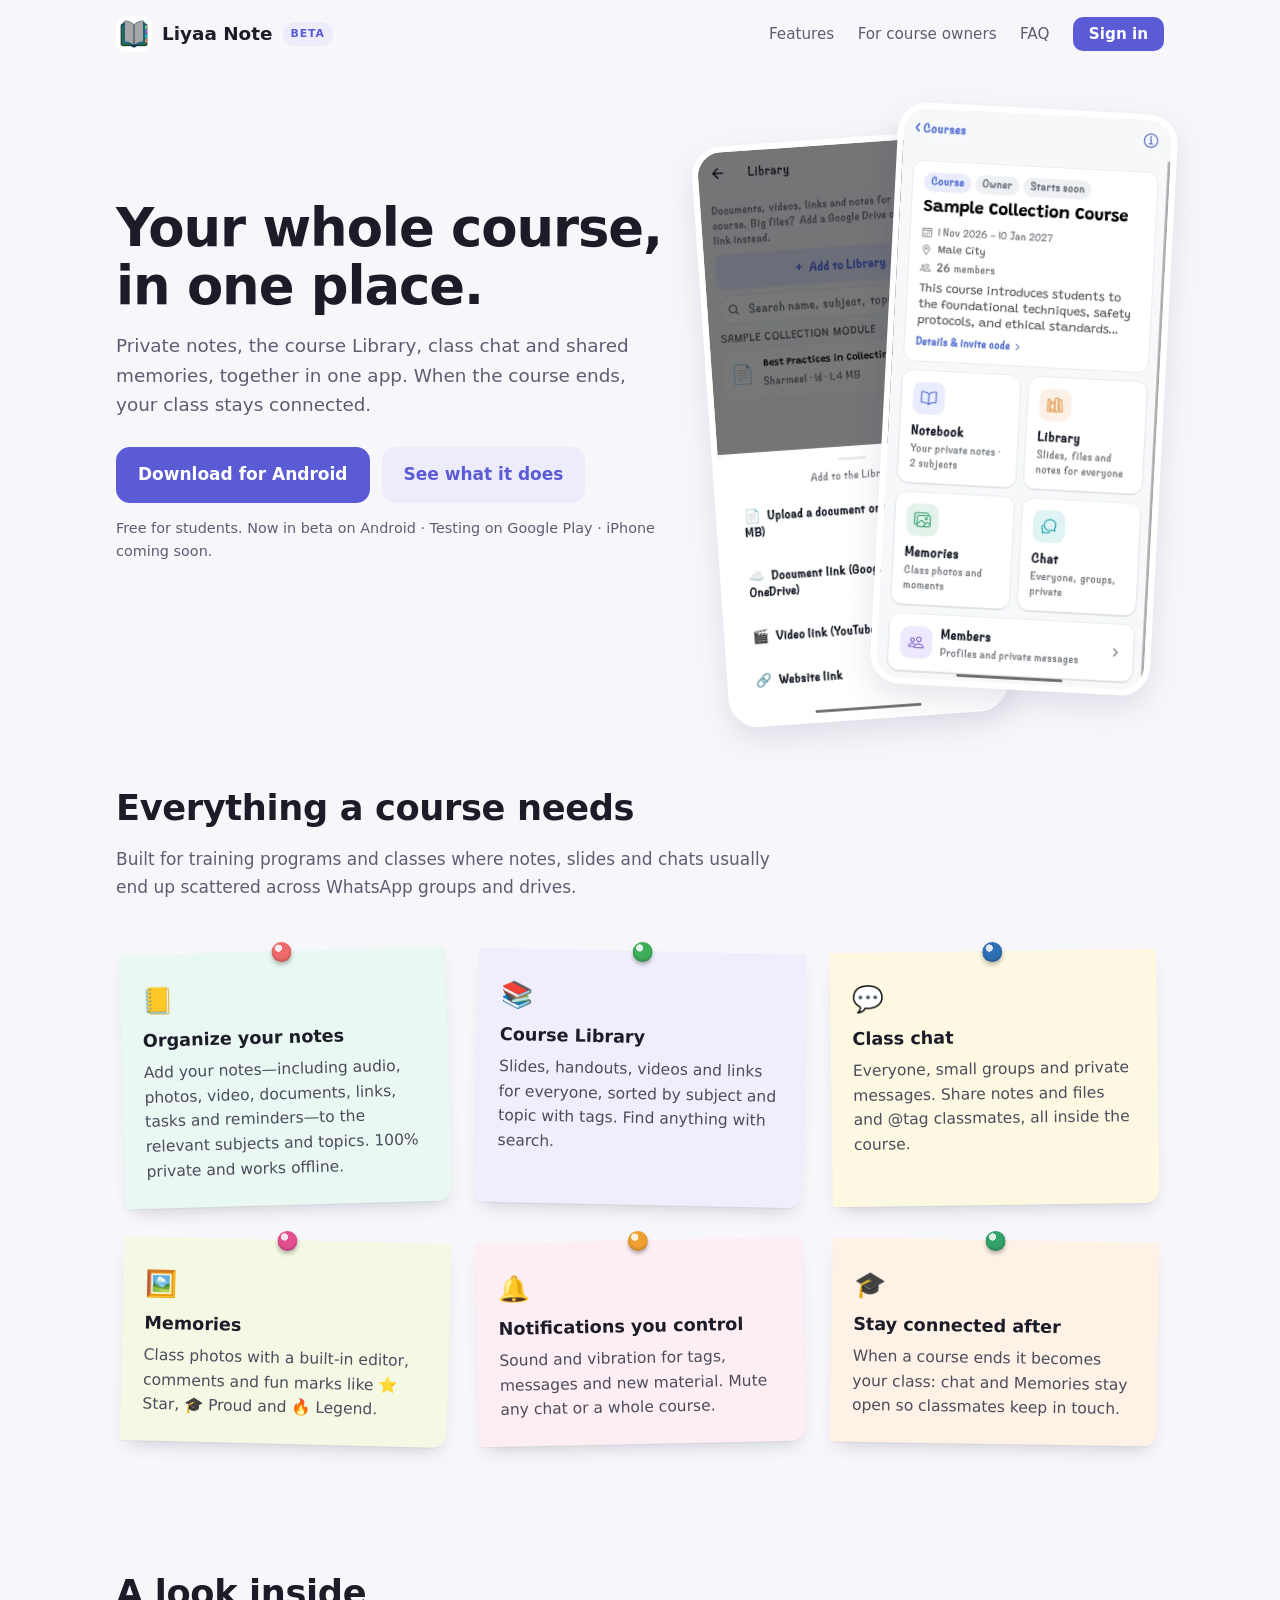
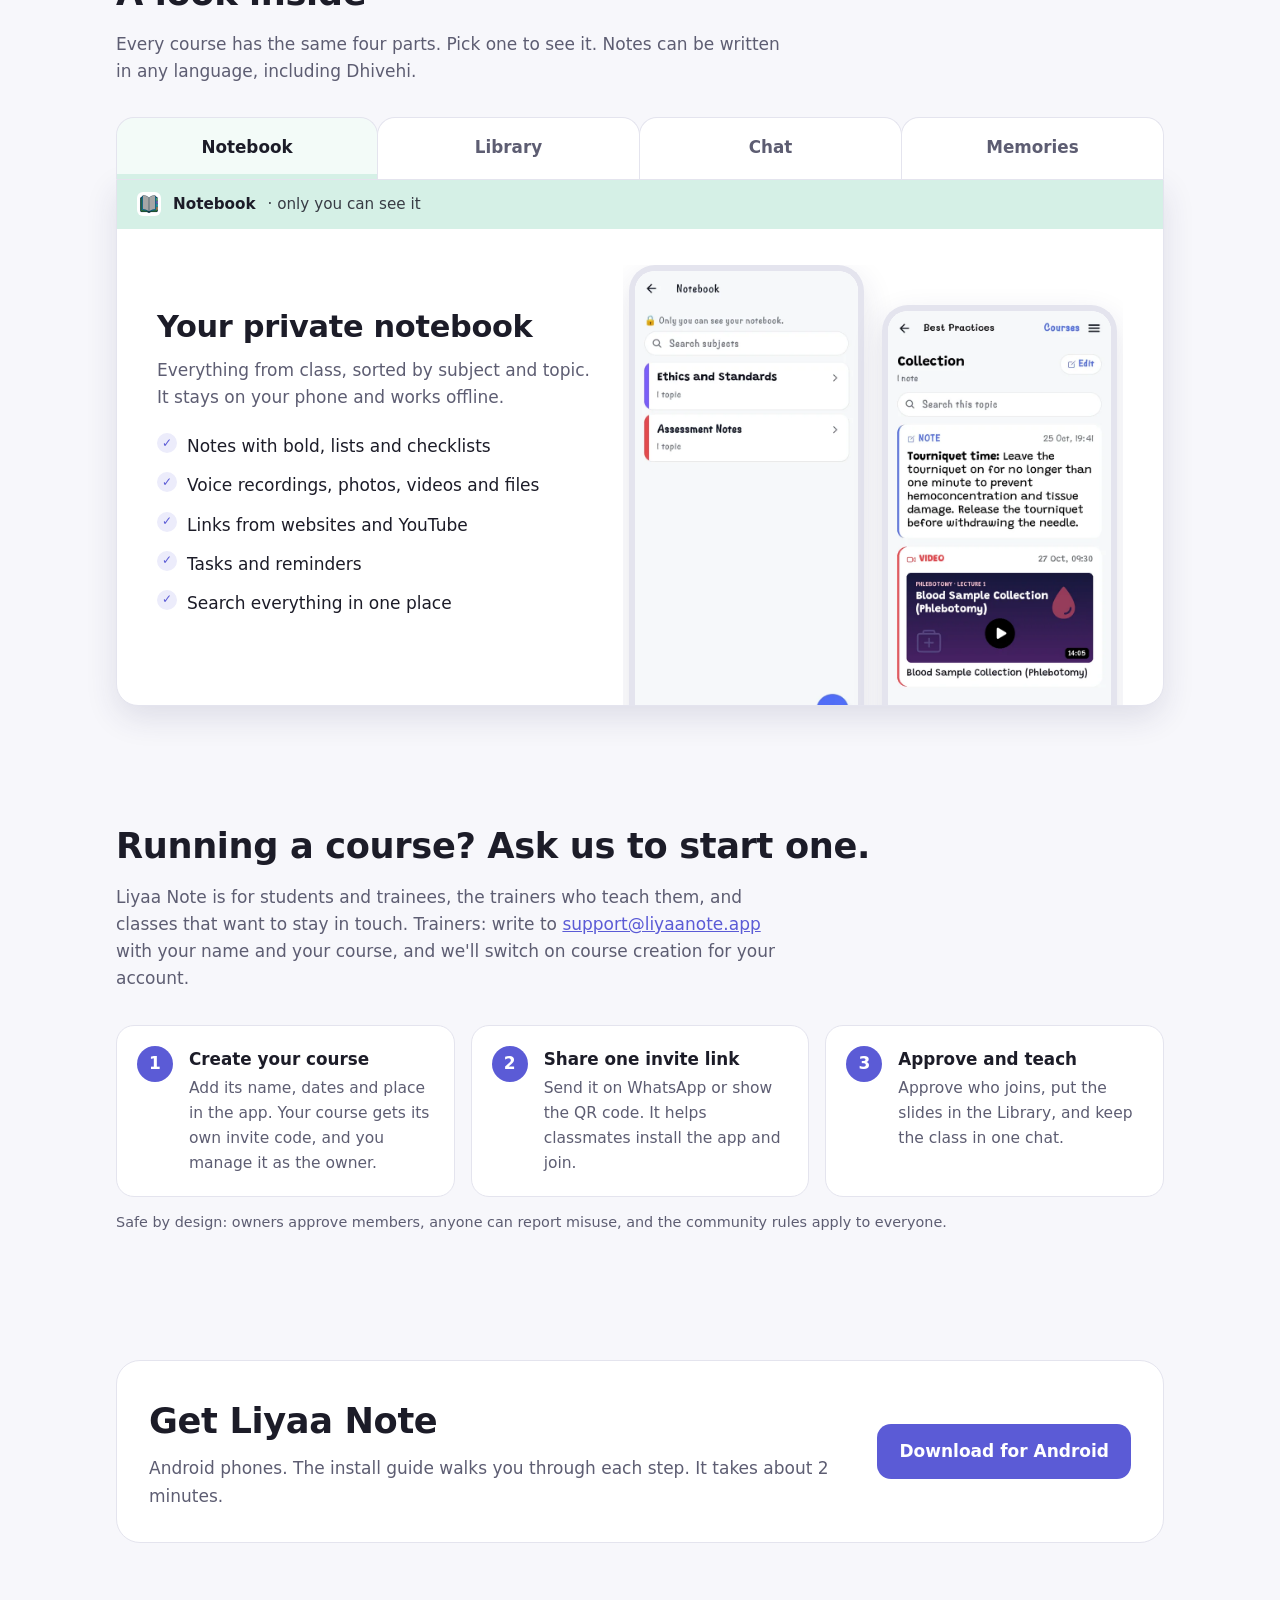
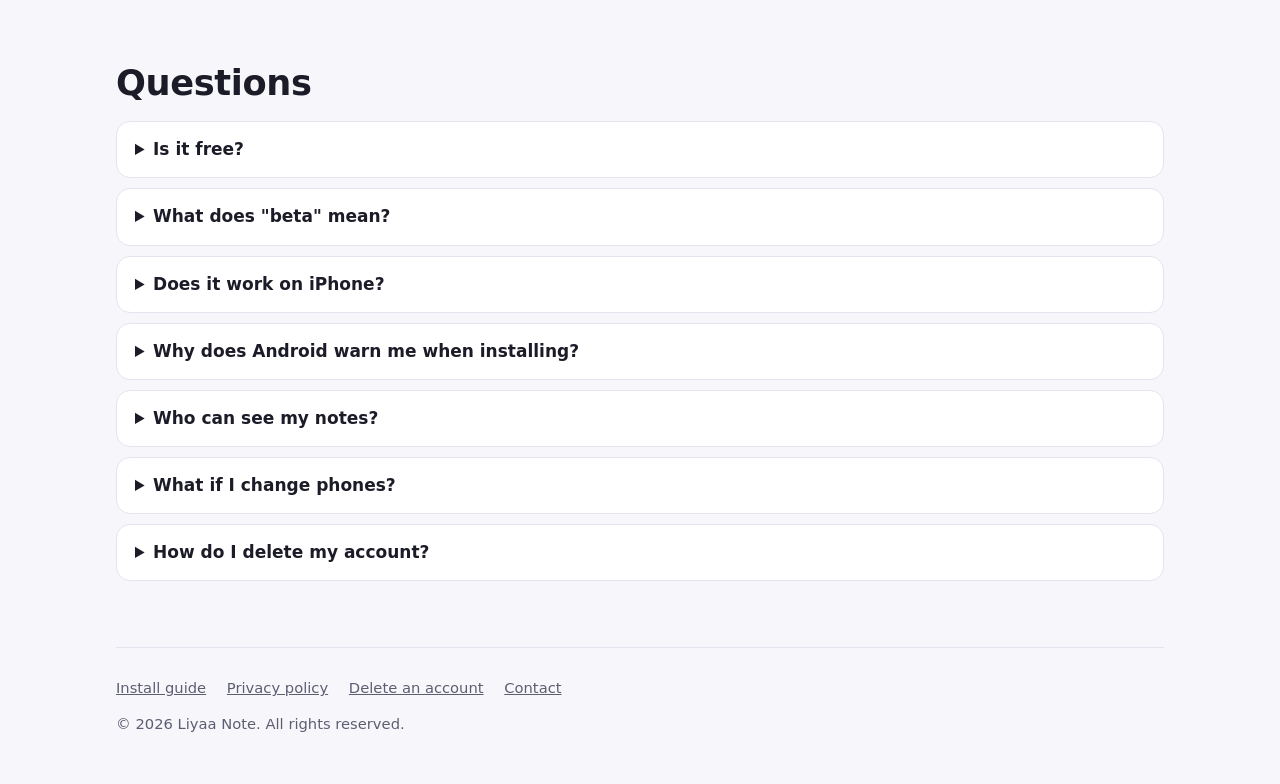
<file: index.html>
<!doctype html>
<html lang="en">
<head>
<meta charset="utf-8">
<meta name="viewport" content="width=device-width, initial-scale=1">
<title>Liyaa Note</title>
<meta name="description" content="Liyaa Note keeps your course notes, shared Library, class chat and memories in one place, and keeps your class together after the course ends.">
<link rel="icon" href="favicon.png">
<meta property="og:title" content="Liyaa Note">
<meta property="og:description" content="Course notes, class chat and shared memories, together in one place.">
<meta property="og:image" content="https://liyaanote.app/img/icon.png">
<style>
  :root {
    --bg: #f7f7fb; --card: #ffffff; --text: #1c1c28; --muted: #5d5d72; --accent: #5b5bd6; --accent-ink: #ffffff;
    --accent-soft: #ececfb; --line: #e4e4ee; --shadow: 0 12px 32px rgba(40, 40, 90, .12);
  }
  @media (prefers-color-scheme: dark) {
    :root { --bg: #121218; --card: #1c1c26; --text: #ececf3; --muted: #a3a3b8; --accent: #8f8ff0; --accent-ink: #121218; --accent-soft: #26264a; --line: #2c2c3a; --shadow: 0 12px 32px rgba(0, 0, 0, .45); }
  }
  * { box-sizing: border-box; }
  html { scroll-behavior: smooth; }
  body { margin: 0; background: var(--bg); color: var(--text); font: 17px/1.6 system-ui, -apple-system, "Segoe UI", Roboto, sans-serif; }
  a { color: var(--accent); }
  .wrap { max-width: 1080px; margin: 0 auto; padding: 0 16px; }
  header.top { display: flex; align-items: center; justify-content: space-between; padding: 16px 0; }
  .brand { display: flex; align-items: center; gap: 10px; font-weight: 800; font-size: 1.15rem; color: var(--text); text-decoration: none; }
  .brand img { width: 36px; height: 36px; border-radius: 9px; }
  .beta { font-size: .68rem; font-weight: 800; letter-spacing: .08em; text-transform: uppercase; color: var(--accent); background: var(--accent-soft); padding: 3px 8px; border-radius: 999px; }
  nav a { color: var(--muted); text-decoration: none; margin-left: 18px; font-size: .95rem; }
  nav a:hover { color: var(--text); }
  nav a.signin { color: var(--accent-ink); background: var(--accent); font-weight: 700; padding: 8px 16px; border-radius: 10px; }
  nav a.signin:hover { color: var(--accent-ink); opacity: .9; }
  @media (max-width: 640px) { nav .hide-sm { display: none; } }

  .hero { display: grid; grid-template-columns: 1.1fr .9fr; gap: 40px; align-items: center; padding: 40px 0 56px; }
  .hero h1 { font-size: clamp(2.1rem, 5vw, 3.3rem); line-height: 1.1; margin: 0 0 16px; letter-spacing: -.02em; }
  .hero p.lead { font-size: 1.15rem; color: var(--muted); margin: 0 0 28px; max-width: 34em; }
  .ctas { display: flex; flex-wrap: wrap; gap: 12px; }
  .btn { display: inline-block; text-decoration: none; font-weight: 700; padding: 14px 22px; border-radius: 14px; }
  .btn.primary { background: var(--accent); color: var(--accent-ink); }
  .btn.ghost { background: var(--accent-soft); color: var(--accent); }
  .small { font-size: .9rem; color: var(--muted); margin-top: 14px; }
  .phone { width: 100%; max-width: 280px; border-radius: 30px; box-shadow: var(--shadow); border: 6px solid var(--card); display: block; background: var(--card); }
  .hero .phones { position: relative; height: 560px; }
  .hero .phones img { position: absolute; }
  .hero .phones img:first-child { left: 0; top: 30px; transform: rotate(-4deg); }
  .hero .phones img:last-child { right: 0; top: 0; transform: rotate(3deg); }
  @media (max-width: 860px) {
    .hero { grid-template-columns: 1fr; padding-top: 16px; }
    .hero .phones { height: auto; display: flex; gap: 12px; justify-content: center; }
    .hero .phones img { position: static; transform: none !important; width: 46%; max-width: 230px; }
  }

  section { padding: 56px 0; }
  section h2 { font-size: clamp(1.6rem, 3.5vw, 2.2rem); margin: 0 0 10px; letter-spacing: -.01em; }
  section .sub { color: var(--muted); margin: 0 0 32px; max-width: 40em; }

  /* Features as sticky notes pinned to the page: very light paper, a slight tilt, a pushpin on top. */
  .features { display: grid; grid-template-columns: repeat(3, 1fr); gap: 36px 28px; padding: 18px 6px 8px; }
  @media (max-width: 860px) { .features { grid-template-columns: repeat(2, 1fr); } }
  @media (max-width: 560px) { .features { grid-template-columns: 1fr; gap: 30px; padding: 14px 10px 4px; } }
  .feature { --paper: #eefaf6; --pin: #ef6b6b; position: relative; background: var(--paper); color: #2a2a33; padding: 34px 22px 24px; border-radius: 2px 2px 14px 2px;
    box-shadow: 0 1px 1px rgba(0, 0, 0, .04), 0 10px 18px -8px rgba(40, 40, 70, .22); transform: rotate(var(--tilt, 0deg)); transition: transform .3s cubic-bezier(.22, 1, .36, 1), box-shadow .3s; }
  .feature:hover { transform: rotate(0deg) translateY(-4px); box-shadow: 0 1px 1px rgba(0, 0, 0, .04), 0 18px 26px -10px rgba(40, 40, 70, .28); }
  /* The pin: a round head with a highlight, and a little shadow where it meets the paper. */
  .feature::before { content: ""; position: absolute; top: -9px; left: 50%; width: 20px; height: 20px; margin-left: -10px; border-radius: 50%;
    background: radial-gradient(circle at 35% 30%, rgba(255, 255, 255, .85) 0 18%, transparent 20%), var(--pin);
    box-shadow: 0 3px 4px rgba(0, 0, 0, .25), inset 0 -2px 3px rgba(0, 0, 0, .18); z-index: 1; }
  .feature::after { content: ""; position: absolute; top: 6px; left: 50%; width: 10px; height: 4px; margin-left: -3px; border-radius: 50%; background: rgba(0, 0, 0, .12); filter: blur(1px); }
  .feature:nth-child(1) { --paper: #eaf8f3; --pin: #ef6b6b; --tilt: -1.6deg; }
  .feature:nth-child(2) { --paper: #efeefc; --pin: #3fae5a; --tilt: 1.2deg; }
  .feature:nth-child(3) { --paper: #fdf8e1; --pin: #2f6fb5; --tilt: -0.8deg; }
  .feature:nth-child(4) { --paper: #f3f9e4; --pin: #e2508f; --tilt: 1.4deg; }
  .feature:nth-child(5) { --paper: #fdeef3; --pin: #f0a030; --tilt: -1.2deg; }
  .feature:nth-child(6) { --paper: #fef1e6; --pin: #33a36b; --tilt: 0.9deg; }
  .feature .ico { font-size: 1.6rem; line-height: 1; margin-bottom: 12px; }
  .feature h3 { margin: 0 0 6px; font-size: 1.1rem; color: #1c1c28; }
  .feature p { margin: 0; color: #4c4c5c; font-size: .97rem; }
  @media (prefers-reduced-motion: reduce) { .feature, .feature:hover { transition: none; } }

  /* A look inside: tabs over one panel per part of the app. */
  .tabs { display: grid; grid-template-columns: repeat(4, 1fr); gap: 0; }
  .tab { position: relative; font: inherit; font-weight: 700; font-size: 1.05rem; color: var(--muted); background: var(--card); border: 1px solid var(--line); border-bottom: 0;
    border-radius: 18px 18px 0 0; padding: 16px 10px 18px; cursor: pointer; transition: background .2s, color .2s; }
  .tab + .tab { margin-left: -1px; }
  .tab:hover { color: var(--text); }
  /* Each tab takes one of the sticky-note colours: very light paper for the tab, a little deeper for its underline and strip. */
  .tab, .panel { --paper: #f3fbf8; --tone: #d5f0e6; }
  .tab:nth-child(2), #panel-library { --paper: #f5f4fd; --tone: #e2e0f8; }
  .tab:nth-child(3), #panel-chat { --paper: #fefbec; --tone: #f6ebbe; }
  .tab:nth-child(4), #panel-memories { --paper: #fef5f8; --tone: #f8dce6; }
  .tab[aria-selected="true"] { background: var(--paper); color: #1c1c28; }
  .tab[aria-selected="true"]::after { content: ""; position: absolute; left: 0; right: 0; bottom: 0; height: 5px; background: var(--tone); }
  .tab:focus-visible { outline: 3px solid var(--accent); outline-offset: -3px; }
  .panel { background: var(--card); border: 1px solid var(--line); border-radius: 0 0 22px 22px; box-shadow: var(--shadow); overflow: hidden; }
  .panel[hidden] { display: none; }
  .panel .bar { display: flex; align-items: center; gap: 12px; background: var(--tone); color: #1c1c28; padding: 12px 20px; font-size: .95rem; font-weight: 600; }
  .panel .bar img { width: 24px; height: 24px; border-radius: 6px; }
  .panel .bar span { opacity: .85; font-weight: 500; }
  .panel .body { display: grid; grid-template-columns: 1fr 1.15fr; gap: 32px; align-items: center; padding: 36px 40px 0; }
  .panel h3 { font-size: clamp(1.4rem, 2.6vw, 1.9rem); line-height: 1.15; margin: 0 0 12px; letter-spacing: -.01em; }
  .panel p { color: var(--muted); margin: 0 0 16px; }
  .panel ul { margin: 0 0 36px; padding: 0; list-style: none; }
  .panel li { padding: 6px 0 6px 30px; position: relative; }
  .panel li::before { content: "✓"; position: absolute; left: 0; top: 6px; width: 20px; height: 20px; border-radius: 50%; background: var(--accent-soft); color: var(--accent); font-size: .75rem; font-weight: 800; display: grid; place-items: center; }
  .panel .shots { display: flex; justify-content: center; gap: 18px; align-self: end; height: 440px; overflow: hidden; }
  .panel .shots img { width: 235px; height: auto; align-self: flex-start; border-radius: 26px 26px 0 0; border: 6px solid var(--line); border-bottom: 0; box-shadow: var(--shadow); }
  .panel .shots img:nth-child(2) { margin-top: 40px; }
  @media (prefers-reduced-motion: no-preference) {
    .panel:not([hidden]) .shots img { animation: rise .5s cubic-bezier(.22, 1, .36, 1) both; }
    .panel:not([hidden]) .shots img:nth-child(2) { animation-delay: .08s; }
    @keyframes rise { from { opacity: 0; transform: translateY(24px); } to { opacity: 1; transform: none; } }
  }
  @media (max-width: 760px) {
    .tab { font-size: .9rem; padding: 12px 4px 14px; border-radius: 14px 14px 0 0; }
    .panel .body { grid-template-columns: 1fr; padding: 24px 20px 0; gap: 8px; }
    .panel ul { margin-bottom: 20px; }
    .panel .shots { height: 320px; }
    .panel .shots img { width: 46%; max-width: 200px; }
    .panel .shots img:nth-child(2) { margin-top: 28px; }
  }

  .steps { display: grid; grid-template-columns: repeat(3, 1fr); gap: 16px; counter-reset: s; }
  @media (max-width: 760px) { .steps { grid-template-columns: 1fr; } }
  .step { background: var(--card); border: 1px solid var(--line); border-radius: 18px; padding: 20px 20px 20px 72px; position: relative; counter-increment: s; }
  .step::before { content: counter(s); position: absolute; left: 20px; top: 20px; width: 36px; height: 36px; border-radius: 50%; background: var(--accent); color: var(--accent-ink); font-weight: 800; display: grid; place-items: center; }
  .step h3 { margin: 0 0 4px; font-size: 1.05rem; }
  .step p { margin: 0; color: var(--muted); font-size: .97rem; }

  .band { background: var(--card); border: 1px solid var(--line); border-radius: 24px; padding: 32px; display: grid; grid-template-columns: 1fr auto; gap: 24px; align-items: center; }
  @media (max-width: 760px) { .band { grid-template-columns: 1fr; padding: 24px; } }
  .band h2 { margin: 0 0 6px; }
  .band p { margin: 0; color: var(--muted); }

  details { background: var(--card); border: 1px solid var(--line); border-radius: 14px; padding: 14px 18px; margin: 10px 0; }
  summary { cursor: pointer; font-weight: 700; }
  details p { color: var(--muted); margin: 8px 0 0; }

  footer { border-top: 1px solid var(--line); padding: 28px 0 48px; color: var(--muted); font-size: .92rem; }
  footer a { color: var(--muted); margin-right: 16px; }
</style>
</head>
<body>
<div class="wrap">
  <header class="top">
    <a class="brand" href="./"><img src="img/icon.png" alt="">Liyaa Note <span class="beta">Beta</span></a>
    <nav>
      <a class="hide-sm" href="#features">Features</a>
      <a class="hide-sm" href="#owners">For course owners</a>
      <a href="#faq">FAQ</a>
      <a class="signin" href="app/">Sign in</a>
    </nav>
  </header>

  <div class="hero">
    <div>
      <h1>Your whole course, in one place.</h1>
      <p class="lead">Private notes, the course Library, class chat and shared memories, together in one app. When the course ends, your class stays connected.</p>
      <div class="ctas">
        <a class="btn primary" href="join.html#install">Download for Android</a>
        <a class="btn ghost" href="#features">See what it does</a>
      </div>
      <p class="small">Free for students. Now in beta on Android · Testing on Google Play · iPhone coming soon.</p>
    </div>
    <div class="phones">
      <img class="phone" src="img/library.webp?v=2" alt="Adding a document, Drive link, video or website to the course Library" width="270" loading="eager">
      <img class="phone" src="img/course.webp?v=2" alt="A course page with Notebook, Library, Memories, Chat and Members" width="270" loading="eager">
    </div>
  </div>
</div>

<section id="features">
  <div class="wrap">
    <h2>Everything a course needs</h2>
    <p class="sub">Built for training programs and classes where notes, slides and chats usually end up scattered across WhatsApp groups and drives.</p>
    <div class="features">
      <div class="feature"><div class="ico">📒</div><h3>Organize your notes</h3><p>Add your notes—including audio, photos, video, documents, links, tasks and reminders—to the relevant subjects and topics. 100% private and works offline.</p></div>
      <div class="feature"><div class="ico">📚</div><h3>Course Library</h3><p>Slides, handouts, videos and links for everyone, sorted by subject and topic with tags. Find anything with search.</p></div>
      <div class="feature"><div class="ico">💬</div><h3>Class chat</h3><p>Everyone, small groups and private messages. Share notes and files and @tag classmates, all inside the course.</p></div>
      <div class="feature"><div class="ico">🖼️</div><h3>Memories</h3><p>Class photos with a built-in editor, comments and fun marks like ⭐ Star, 🎓 Proud and 🔥 Legend.</p></div>
      <div class="feature"><div class="ico">🔔</div><h3>Notifications you control</h3><p>Sound and vibration for tags, messages and new material. Mute any chat or a whole course.</p></div>
      <div class="feature"><div class="ico">🎓</div><h3>Stay connected after</h3><p>When a course ends it becomes your class: chat and Memories stay open so classmates keep in touch.</p></div>
    </div>
  </div>
</section>

<section>
  <div class="wrap">
    <h2>A look inside</h2>
    <p class="sub">Every course has the same four parts. Pick one to see it. Notes can be written in any language, including Dhivehi.</p>
    <div class="tabs" role="tablist" aria-label="Parts of a course">
      <button class="tab" role="tab" id="tab-notebook" aria-controls="panel-notebook" aria-selected="true">Notebook</button>
      <button class="tab" role="tab" id="tab-library" aria-controls="panel-library" aria-selected="false" tabindex="-1">Library</button>
      <button class="tab" role="tab" id="tab-chat" aria-controls="panel-chat" aria-selected="false" tabindex="-1">Chat</button>
      <button class="tab" role="tab" id="tab-memories" aria-controls="panel-memories" aria-selected="false" tabindex="-1">Memories</button>
    </div>
    <div class="panel" role="tabpanel" id="panel-notebook" aria-labelledby="tab-notebook">
      <div class="bar"><img src="img/icon.png" alt="">Notebook <span>· only you can see it</span></div>
      <div class="body">
        <div>
          <h3>Your private notebook</h3>
          <p>Everything from class, sorted by subject and topic. It stays on your phone and works offline.</p>
          <ul><li>Notes with bold, lists and checklists</li><li>Voice recordings, photos, videos and files</li><li>Links from websites and YouTube</li><li>Tasks and reminders</li><li>Search everything in one place</li></ul>
        </div>
        <div class="shots"><img src="img/notebook.webp?v=2" alt="The notebook, sorted by subject" loading="lazy"><img src="img/note.webp?v=2" alt="A topic with a note and a lecture video" loading="lazy"></div>
      </div>
    </div>
    <div class="panel" role="tabpanel" id="panel-library" aria-labelledby="tab-library" hidden>
      <div class="bar"><img src="img/icon.png" alt="">Library <span>· shared with the whole course</span></div>
      <div class="body">
        <div>
          <h3>The course Library</h3>
          <p>Slides, handouts and links for everyone in the course, so nothing gets lost in a chat.</p>
          <ul><li>Upload documents and files</li><li>Add video and website links</li><li>Link big files from Google Drive or OneDrive</li><li>Sorted by subject and topic, with tags</li><li>A notification when new material arrives</li></ul>
        </div>
        <div class="shots"><img src="img/library.webp?v=2" alt="Adding a document, link or video to the Library" loading="lazy"><img src="img/course.webp?v=2" alt="The course page" loading="lazy"></div>
      </div>
    </div>
    <div class="panel" role="tabpanel" id="panel-chat" aria-labelledby="tab-chat" hidden>
      <div class="bar"><img src="img/icon.png" alt="">Chat <span>· everyone, groups and private</span></div>
      <div class="body">
        <div>
          <h3>Class chat</h3>
          <p>Talk to the whole class, a small group or one classmate, without leaving the course.</p>
          <ul><li>A chat for everyone in the course</li><li>Groups and private messages</li><li>Share a note or file from your notebook</li><li>@tag a classmate</li><li>Mute any chat, and choose what rings</li></ul>
        </div>
        <div class="shots"><img src="img/chat.webp?v=2" alt="The course chat with a group and a private message" loading="lazy"><img src="img/courses.webp?v=2" alt="All your courses" loading="lazy"></div>
      </div>
    </div>
    <div class="panel" role="tabpanel" id="panel-memories" aria-labelledby="tab-memories" hidden>
      <div class="bar"><img src="img/icon.png" alt="">Memories <span>· they stay after the course</span></div>
      <div class="body">
        <div>
          <h3>Class Memories</h3>
          <p>Share class photos and keep them. When the course ends, chat and Memories stay open.</p>
          <ul><li>A built-in photo editor: crop, filters, adjust</li><li>Comments and @tags</li><li>Marks like ⭐ Star, 10/10 and ❤️ Heart</li><li>Class moments: Memorable, 🎓 Proud, 🙌 Teamwork, 💡 Inspiring, 🔥 Legend</li><li>The course becomes your class of the year</li></ul>
        </div>
        <div class="shots"><img src="img/memories.webp?v=2" alt="A class photo in Memories of Liyaa Note open on a laptop, with a 10/10 mark" loading="lazy"><img src="img/marks.webp?v=1" alt="Giving a mark: Star, 10/10, Heart, Memorable, Proud, Teamwork, Inspiring, Legend" loading="lazy"></div>
      </div>
    </div>
  </div>
</section>

<section id="owners">
  <div class="wrap">
    <h2>Running a course? Ask us to start one.</h2>
    <p class="sub">Liyaa Note is for students and trainees, the trainers who teach them, and classes that want to stay in touch. Trainers: write to <a href="mailto:support@liyaanote.app?subject=Start%20a%20course%20on%20Liyaa%20Note">support@liyaanote.app</a> with your name and your course, and we'll switch on course creation for your account.</p>
    <div class="steps">
      <div class="step"><h3>Create your course</h3><p>Add its name, dates and place in the app. Your course gets its own invite code, and you manage it as the owner.</p></div>
      <div class="step"><h3>Share one invite link</h3><p>Send it on WhatsApp or show the QR code. It helps classmates install the app and join.</p></div>
      <div class="step"><h3>Approve and teach</h3><p>Approve who joins, put the slides in the Library, and keep the class in one chat.</p></div>
    </div>
    <p class="small">Safe by design: owners approve members, anyone can report misuse, and the community rules apply to everyone.</p>
  </div>
</section>

<section>
  <div class="wrap">
    <div class="band">
      <div>
        <h2>Get Liyaa Note</h2>
        <p>Android phones. The install guide walks you through each step. It takes about 2 minutes.</p>
      </div>
      <a class="btn primary" href="join.html#install">Download for Android</a>
    </div>
  </div>
</section>

<section id="faq">
  <div class="wrap">
    <h2>Questions</h2>
    <details><summary>Is it free?</summary><p>For students, yes: joining a course and your notebook are free. Trainers who want to run a course can write to <a href="mailto:support@liyaanote.app">support@liyaanote.app</a>.</p></details>
    <details><summary>What does "beta" mean?</summary><p>Liyaa Note is in its test phase with its first courses. Everything works, and we're improving it from your feedback. Tell us what you think at <a href="mailto:support@liyaanote.app">support@liyaanote.app</a>.</p></details>
    <details><summary>Does it work on iPhone?</summary><p>Not yet. An iPhone version is on its way, through Apple's TestFlight first. For now, Liyaa Note is on Android.</p></details>
    <details><summary>Why does Android warn me when installing?</summary><p>Liyaa Note is being tested on Google Play and isn't open to everyone there yet, so for now you install it from this website, and Android asks you to allow the install. The <a href="join.html#install">install guide</a> shows exactly what to tap. Once it's on Google Play this step goes away.</p></details>
    <details><summary>Who can see my notes?</summary><p>Only you. Your notebook stays on your phone, with an optional private backup. What you share in a course is seen only by that course's members. See the <a href="privacy.html">privacy policy</a>.</p></details>
    <details><summary>What if I change phones?</summary><p>Sign in on the new phone: your courses, chats and Memories are there, and your notes come back from your backup. Recordings and files can be moved with a backup file saved to your own Google Drive or OneDrive.</p></details>
    <details><summary>How do I delete my account?</summary><p>In the app: Profile &amp; Settings → Delete my account. Or see <a href="delete-account.html">how to delete your account</a>.</p></details>
  </div>
</section>

<div class="wrap">
  <footer>
    <a href="join.html#install">Install guide</a>
    <a href="privacy.html">Privacy policy</a>
    <a href="delete-account.html">Delete an account</a>
    <a href="mailto:support@liyaanote.app">Contact</a>
    <div style="margin-top:12px">© 2026 Liyaa Note. All rights reserved.</div>
  </footer>
</div>
<script>
// A look inside: one panel at a time; arrow keys move between tabs.
(function () {
  var tabs = [].slice.call(document.querySelectorAll('.tab'));
  function select(tab, focus) {
    tabs.forEach(function (t) {
      var on = t === tab;
      t.setAttribute('aria-selected', String(on));
      t.tabIndex = on ? 0 : -1;
      document.getElementById(t.getAttribute('aria-controls')).hidden = !on;
    });
    if (focus) tab.focus();
  }
  tabs.forEach(function (t, i) {
    t.addEventListener('click', function () { select(t); });
    t.addEventListener('keydown', function (e) {
      var n = e.key === 'ArrowRight' ? i + 1 : e.key === 'ArrowLeft' ? i - 1 : e.key === 'Home' ? 0 : e.key === 'End' ? tabs.length - 1 : null;
      if (n === null) return;
      e.preventDefault();
      select(tabs[(n + tabs.length) % tabs.length], true);
    });
  });
})();
</script>
</body>
</html>
</file>
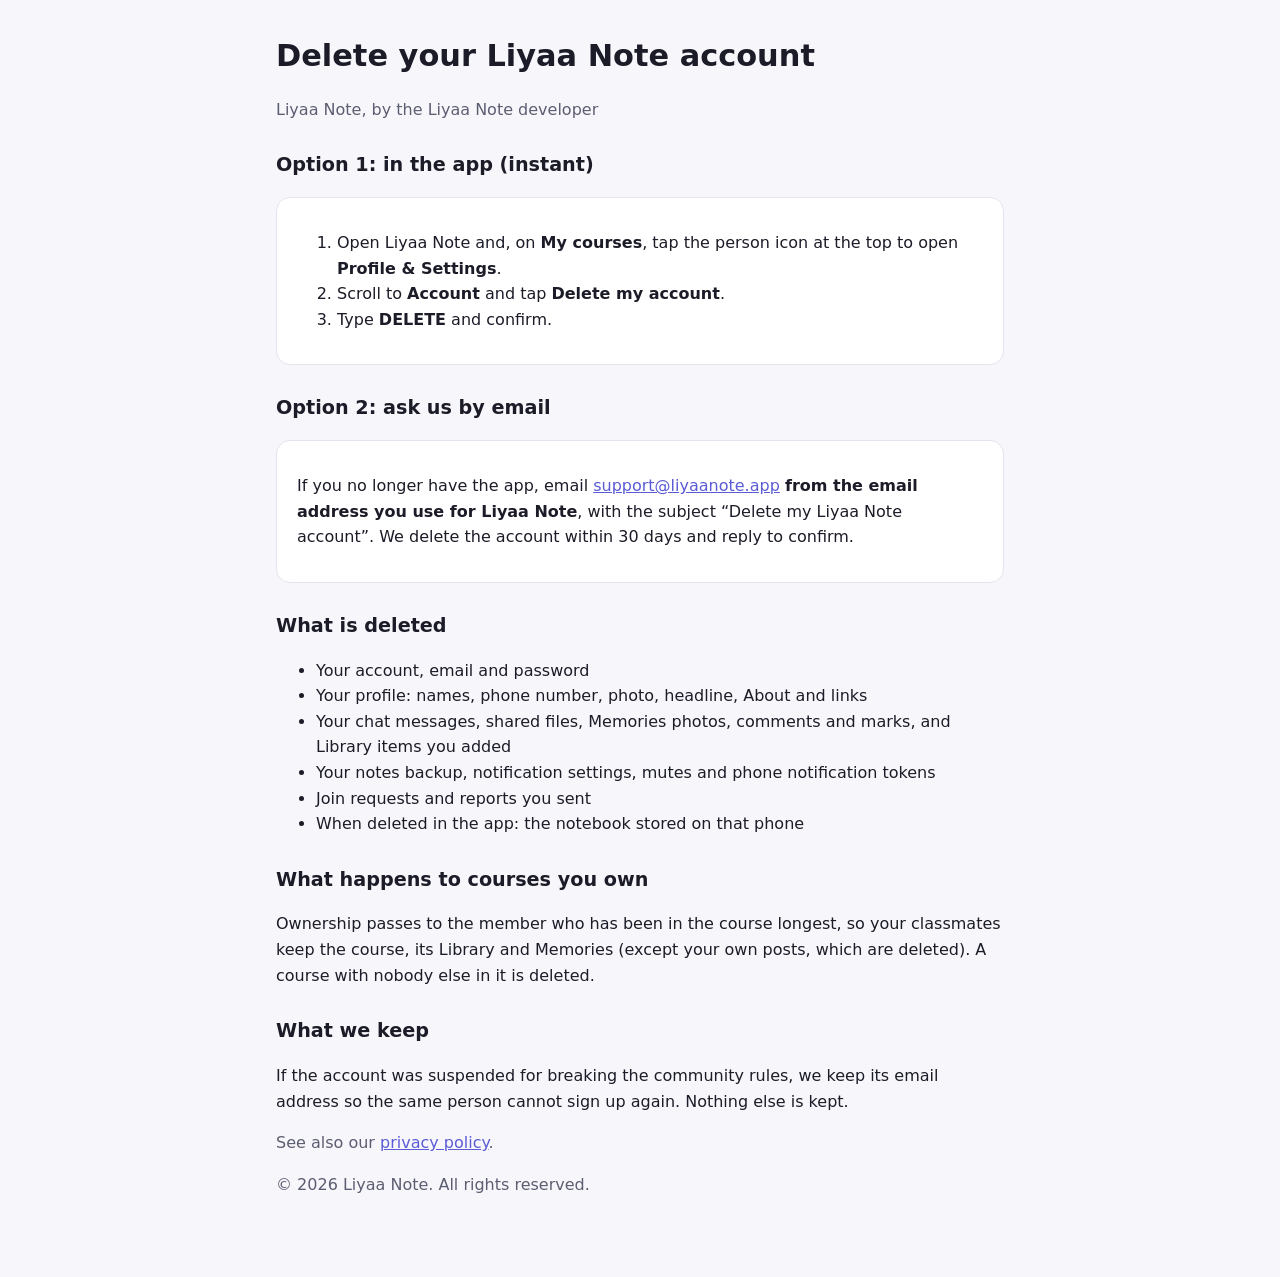
<file: delete-account.html>
<!doctype html>
<html lang="en">
<head>
<meta charset="utf-8">
<meta name="viewport" content="width=device-width, initial-scale=1">
<title>Delete Your Liyaa Note Account</title>
<style>
  :root { --bg: #f7f7fb; --card: #ffffff; --text: #1c1c28; --muted: #5d5d72; --accent: #5b5bd6; --line: #e4e4ee; }
  @media (prefers-color-scheme: dark) { :root { --bg: #121218; --card: #1c1c26; --text: #ececf3; --muted: #a3a3b8; --accent: #8f8ff0; --line: #2c2c3a; } }
  * { box-sizing: border-box; }
  body { margin: 0; background: var(--bg); color: var(--text); font: 16px/1.6 system-ui, -apple-system, "Segoe UI", Roboto, sans-serif; }
  main { max-width: 760px; margin: 0 auto; padding: 32px 16px 64px; }
  h1 { font-size: 1.9rem; margin: 0 0 4px; }
  h2 { font-size: 1.2rem; margin: 28px 0 8px; }
  .muted { color: var(--muted); }
  .card { background: var(--card); border: 1px solid var(--line); border-radius: 14px; padding: 16px 20px; margin: 16px 0; }
  a { color: var(--accent); }
</style>
</head>
<body>
<main>
  <h1>Delete your Liyaa Note account</h1>
  <p class="muted">Liyaa Note, by the Liyaa Note developer</p>

  <h2>Option 1: in the app (instant)</h2>
  <div class="card">
    <ol>
      <li>Open Liyaa Note and, on <strong>My courses</strong>, tap the person icon at the top to open <strong>Profile &amp; Settings</strong>.</li>
      <li>Scroll to <strong>Account</strong> and tap <strong>Delete my account</strong>.</li>
      <li>Type <strong>DELETE</strong> and confirm.</li>
    </ol>
  </div>

  <h2>Option 2: ask us by email</h2>
  <div class="card">
    <p>If you no longer have the app, email <a href="mailto:support@liyaanote.app?subject=Delete%20my%20Liyaa%20Note%20account">support@liyaanote.app</a>
    <strong>from the email address you use for Liyaa Note</strong>, with the subject “Delete my Liyaa Note account”.
    We delete the account within 30 days and reply to confirm.</p>
  </div>

  <h2>What is deleted</h2>
  <ul>
    <li>Your account, email and password</li>
    <li>Your profile: names, phone number, photo, headline, About and links</li>
    <li>Your chat messages, shared files, Memories photos, comments and marks, and Library items you added</li>
    <li>Your notes backup, notification settings, mutes and phone notification tokens</li>
    <li>Join requests and reports you sent</li>
    <li>When deleted in the app: the notebook stored on that phone</li>
  </ul>

  <h2>What happens to courses you own</h2>
  <p>Ownership passes to the member who has been in the course longest, so your classmates keep the course, its Library and
  Memories (except your own posts, which are deleted). A course with nobody else in it is deleted.</p>

  <h2>What we keep</h2>
  <p>If the account was suspended for breaking the community rules, we keep its email address so the same person cannot
  sign up again. Nothing else is kept.</p>

  <p class="muted">See also our <a href="privacy.html">privacy policy</a>.</p>
  <p class="muted">© 2026 Liyaa Note. All rights reserved.</p>
</main>
</body>
</html>
</file>
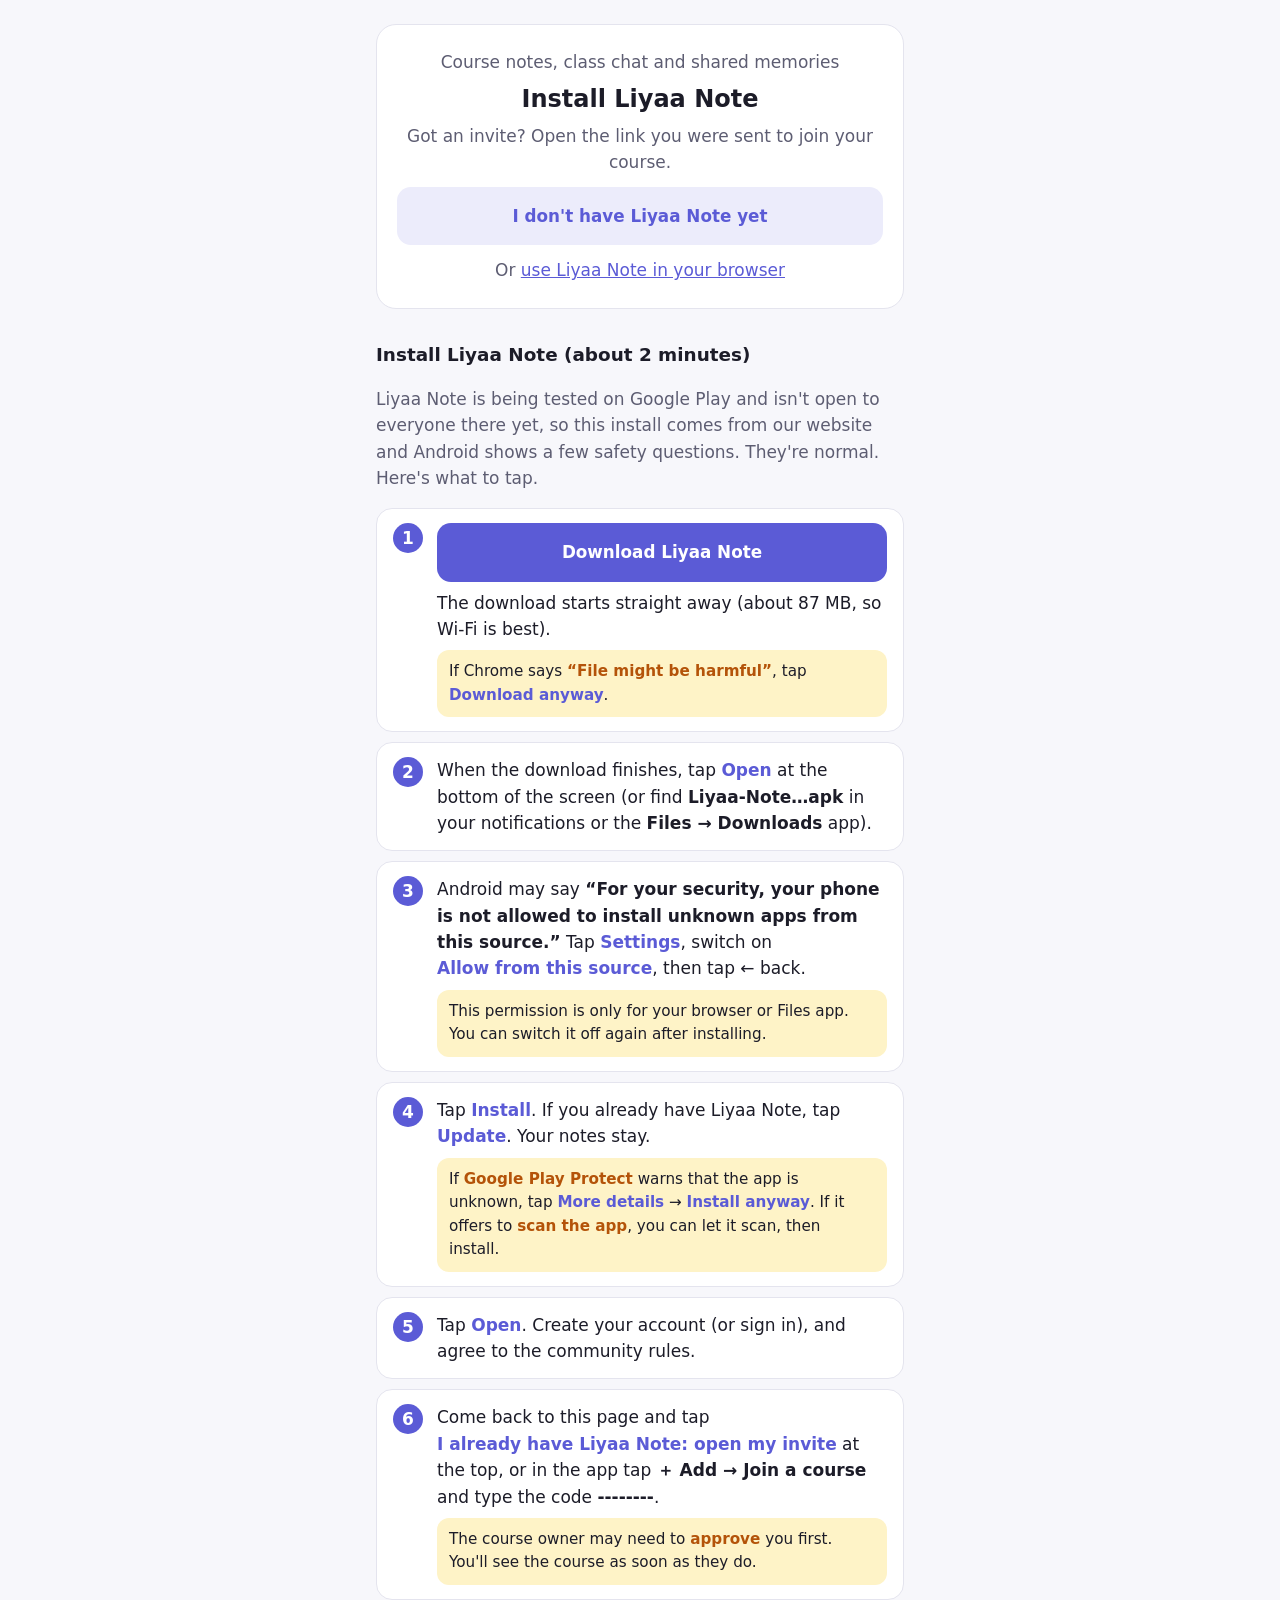
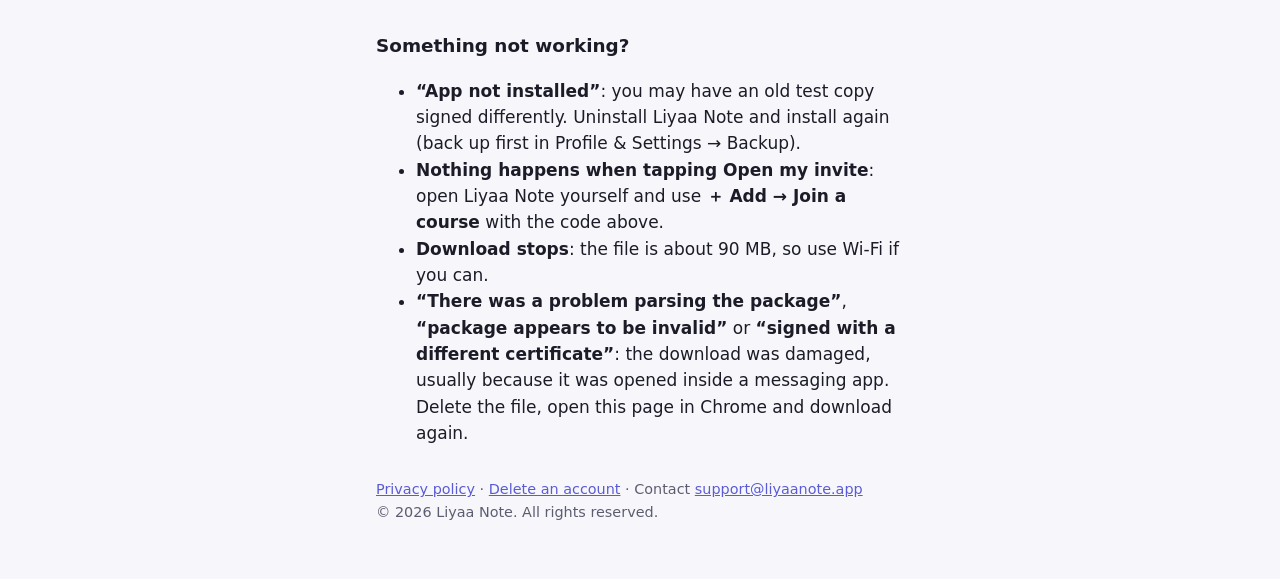
<file: join.html>
<!doctype html>
<html lang="en">
<head>
<meta charset="utf-8">
<meta name="viewport" content="width=device-width, initial-scale=1">
<title>Join on Liyaa Note</title>
<meta name="description" content="You're invited to a course on Liyaa Note. Install the app and join in a few taps.">
<style>
  :root { --bg: #f7f7fb; --card: #ffffff; --text: #1c1c28; --muted: #5d5d72; --accent: #5b5bd6; --accent-soft: #ececfb; --line: #e4e4ee; --warn: #b45309; --warn-soft: #fef3c7; }
  @media (prefers-color-scheme: dark) { :root { --bg: #121218; --card: #1c1c26; --text: #ececf3; --muted: #a3a3b8; --accent: #8f8ff0; --accent-soft: #26264a; --line: #2c2c3a; --warn: #fbbf24; --warn-soft: #3a2e10; } }
  * { box-sizing: border-box; }
  body { margin: 0; background: var(--bg); color: var(--text); font: 17px/1.55 system-ui, -apple-system, "Segoe UI", Roboto, sans-serif; }
  main { max-width: 560px; margin: 0 auto; padding: 24px 16px 56px; }
  .hero { background: var(--card); border: 1px solid var(--line); border-radius: 20px; padding: 24px 20px; text-align: center; }
  .hero h1 { font-size: 1.5rem; margin: 6px 0 4px; }
  .muted { color: var(--muted); }
  .code { display: inline-block; font: 700 1.7rem/1 ui-monospace, "Cascadia Mono", Menlo, monospace; letter-spacing: .25em; padding: 12px 16px 12px 20px; margin: 14px 0 4px; border-radius: 12px; background: var(--accent-soft); color: var(--accent); }
  .btn { display: block; width: 100%; text-align: center; text-decoration: none; font-weight: 700; font-size: 1.05rem; padding: 16px; border-radius: 14px; margin: 12px 0 0; border: 0; cursor: pointer; }
  .btn.primary { background: var(--accent); color: #fff; }
  .btn.secondary { background: var(--accent-soft); color: var(--accent); }
  h2 { font-size: 1.15rem; margin: 32px 0 6px; }
  ol.steps { list-style: none; counter-reset: s; padding: 0; margin: 0; }
  ol.steps > li { counter-increment: s; position: relative; background: var(--card); border: 1px solid var(--line); border-radius: 16px; padding: 14px 16px 14px 60px; margin: 10px 0; }
  ol.steps > li::before { content: counter(s); position: absolute; left: 16px; top: 14px; width: 30px; height: 30px; border-radius: 50%; background: var(--accent); color: #fff; font-weight: 700; display: grid; place-items: center; }
  .say { display: inline-block; font-weight: 700; color: var(--accent); }
  .warn { background: var(--warn-soft); color: var(--text); border-radius: 12px; padding: 10px 12px; margin-top: 8px; font-size: .95rem; }
  .warn b { color: var(--warn); }
  .iphone { display: none; }
  .is-ios .iphone { display: block; }
  .is-ios .android-only { display: none; }
  /* Inside Viber, WhatsApp, Facebook and similar apps downloads can arrive damaged: send people to Chrome first. */
  .in-app-only { display: none; }
  .in-app .in-app-only { display: block; }
  .is-ios .in-app-only { display: none; }
  .in-app-box { margin: 16px 0 0; padding: 14px; }
  .in-app-box p { margin: 0 0 4px; }
  .btn.plain { background: transparent; color: var(--accent); text-decoration: underline; padding: 10px; margin-top: 4px; }
  footer { margin-top: 32px; font-size: .9rem; }
  a { color: var(--accent); }
</style>
</head>
<body>
<main>
  <div class="hero">
    <div class="muted">You're invited to join</div>
    <h1 id="course">a course on Liyaa Note</h1>
    <div class="muted">Your invite code</div>
    <div class="code" id="code">--------</div>
    <div class="warn in-app-box in-app-only" role="alert">
      <p><b>Open this page in Chrome first.</b> Downloads inside Viber, WhatsApp, Facebook and similar apps can arrive damaged, and Android then refuses to install them.</p>
      <a class="btn primary" id="to-chrome" href="#">Open in Chrome</a>
      <button class="btn plain" id="copy-link" type="button">Or copy the link to paste into Chrome</button>
    </div>
    <div class="android-only">
      <a class="btn primary" id="open" href="#install">I already have Liyaa Note: open my invite</a>
      <a class="btn secondary" href="#install">I don't have Liyaa Note yet</a>
      <p class="muted" style="text-align:center;margin:12px 0 0">Or <a id="web-join-2" href="app/">use Liyaa Note in your browser</a></p>
    </div>
    <div class="iphone warn">Liyaa Note is on <b>Android</b> for now. An iPhone version is on its way through Apple's TestFlight. Until then, <a id="web-join" href="app/">join the course in your browser</a>.</div>
  </div>

  <div class="android-only">
    <h2 id="install">Install Liyaa Note (about 2 minutes)</h2>
    <p class="muted">Liyaa Note is being tested on Google Play and isn't open to everyone there yet, so this install comes from our website and Android shows a few safety questions. They're normal. Here's what to tap.</p>
    <ol class="steps">
      <li>
        <div class="warn in-app-only" style="margin:0 0 8px">Tap <b>Open in Chrome</b> at the top of this page first, then download there.</div>
        <a class="btn primary" id="download" target="_blank" rel="noopener" href="https://liyaanote.app/CourseBook.apk" download="Liyaa-Note.apk" style="margin:0 0 8px">Download Liyaa Note</a>
        The download starts straight away (about 87 MB, so Wi-Fi is best).
        <div class="warn">If Chrome says <b>“File might be harmful”</b>, tap <span class="say">Download anyway</span>.</div>
      </li>
      <li>
        When the download finishes, tap <span class="say">Open</span> at the bottom of the screen
        (or find <b>Liyaa-Note…apk</b> in your notifications or the <b>Files → Downloads</b> app).
      </li>
      <li>
        Android may say <b>“For your security, your phone is not allowed to install unknown apps from this source.”</b>
        Tap <span class="say">Settings</span>, switch on <span class="say">Allow from this source</span>, then tap ← back.
        <div class="warn">This permission is only for your browser or Files app. You can switch it off again after installing.</div>
      </li>
      <li>
        Tap <span class="say">Install</span>. If you already have Liyaa Note, tap <span class="say">Update</span>. Your notes stay.
        <div class="warn">If <b>Google Play Protect</b> warns that the app is unknown, tap <span class="say">More details</span> → <span class="say">Install anyway</span>.
        If it offers to <b>scan the app</b>, you can let it scan, then install.</div>
      </li>
      <li>
        Tap <span class="say">Open</span>. Create your account (or sign in), and agree to the community rules.
      </li>
      <li>
        Come back to this page and tap <span class="say">I already have Liyaa Note: open my invite</span> at the top,
        or in the app tap <b>＋ Add → Join a course</b> and type the code <b id="code2">--------</b>.
        <div class="warn">The course owner may need to <b>approve</b> you first. You'll see the course as soon as they do.</div>
      </li>
    </ol>

    <h2>Something not working?</h2>
    <ul>
      <li><b>“App not installed”</b>: you may have an old test copy signed differently. Uninstall Liyaa Note and install again (back up first in Profile &amp; Settings → Backup).</li>
      <li><b>Nothing happens when tapping Open my invite</b>: open Liyaa Note yourself and use <b>＋ Add → Join a course</b> with the code above.</li>
      <li><b>Download stops</b>: the file is about 90 MB, so use Wi-Fi if you can.</li>
      <li><b>“There was a problem parsing the package”</b>, <b>“package appears to be invalid”</b> or <b>“signed with a different certificate”</b>: the download was damaged, usually because it was opened inside a messaging app. Delete the file, open this page in Chrome and download again.</li>
    </ul>
  </div>

  <footer class="muted">
    <a href="privacy.html">Privacy policy</a> · <a href="delete-account.html">Delete an account</a> · Contact <a href="mailto:support@liyaanote.app">support@liyaanote.app</a><br>© 2026 Liyaa Note. All rights reserved.
  </footer>
</main>
<script src="supabase-config.js"></script>
<script>
  (function () {
    var params = new URLSearchParams(location.search);
    var code = (params.get('code') || '').toUpperCase().replace(/[^A-Z0-9]/g, '').slice(0, 8);
    var course = (params.get('course') || '').slice(0, 80);
    var ua = navigator.userAgent;
    if (/iPhone|iPad|iPod/i.test(ua)) document.documentElement.classList.add('is-ios');
    var inApp = /Android/i.test(ua) && (/; wv\)/.test(ua) || /Viber|FBAN|FBAV|FB_IAB|Instagram|Line\/|Telegram|Snapchat|MicroMessenger/i.test(ua));
    if (inApp || params.get('inapp') === '1') {
      document.documentElement.classList.add('in-app');
      var pageUrl = location.href.split('#')[0];
      document.getElementById('to-chrome').href =
        'intent://' + pageUrl.replace(/^https?:\/\//, '') + '#Intent;scheme=https;package=com.android.chrome;S.browser_fallback_url=' + encodeURIComponent(pageUrl) + ';end';
      document.getElementById('copy-link').addEventListener('click', function () {
        var b = this;
        if (navigator.clipboard) navigator.clipboard.writeText(pageUrl).then(function () { b.textContent = 'Link copied. Paste it into Chrome.'; }, function () { prompt('Copy this link into Chrome:', pageUrl); });
        else prompt('Copy this link into Chrome:', pageUrl);
      });
    }

    if (course) {
      document.getElementById('course').textContent = course;
      document.title = 'Join ' + course + ' on Liyaa Note';
    }
    if (code.length === 8) {
      document.getElementById('code').textContent = code;
      document.getElementById('code2').textContent = code;
      // The browser version opens on the join form with this code filled in.
      ['web-join', 'web-join-2'].forEach(function (id) { document.getElementById(id).href = 'app/#/join/' + code; });
      // Android: open the app on its join screen; if it isn't installed, jump to the install steps.
      var fallback = location.href.split('#')[0] + '#install';
      document.getElementById('open').href =
        'intent://join/' + code + '#Intent;scheme=coursebook;package=com.coursebook.app;S.browser_fallback_url=' + encodeURIComponent(fallback) + ';end';
    } else {
      // Opened from the website (no invite): just the install guide.
      document.title = 'Install Liyaa Note';
      document.getElementById('course').textContent = 'Install Liyaa Note';
      document.querySelector('.hero .muted').textContent = 'Course notes, class chat and shared memories';
      ['code', 'open'].forEach(function (id) { document.getElementById(id).style.display = 'none'; });
      document.querySelectorAll('.hero > .muted')[1].textContent = 'Got an invite? Open the link you were sent to join your course.';
    }

    // Count each tap on Download (only a count and whether it came from an invite link; nothing about the visitor).
    document.getElementById('download').addEventListener('click', function () {
      var sb = window.COURSEBOOK_SUPABASE;
      if (!sb) return;
      fetch(sb.url + '/rest/v1/rpc/count_download', {
        method: 'POST', keepalive: true,
        headers: { apikey: sb.anonKey, Authorization: 'Bearer ' + sb.anonKey, 'Content-Type': 'application/json' },
        body: JSON.stringify({ p_source: code.length === 8 ? 'join' : 'home' }),
      }).catch(function () {});
    });

    // The download link lives in config.json so it can change without new invite links.
    fetch('config.json', { cache: 'no-store' })
      .then(function (r) { return r.json(); })
      .then(function (c) { if (c && c.installUrl) document.getElementById('download').href = c.installUrl; })
      .catch(function () {});
  })();
</script>
</body>
</html>
</file>
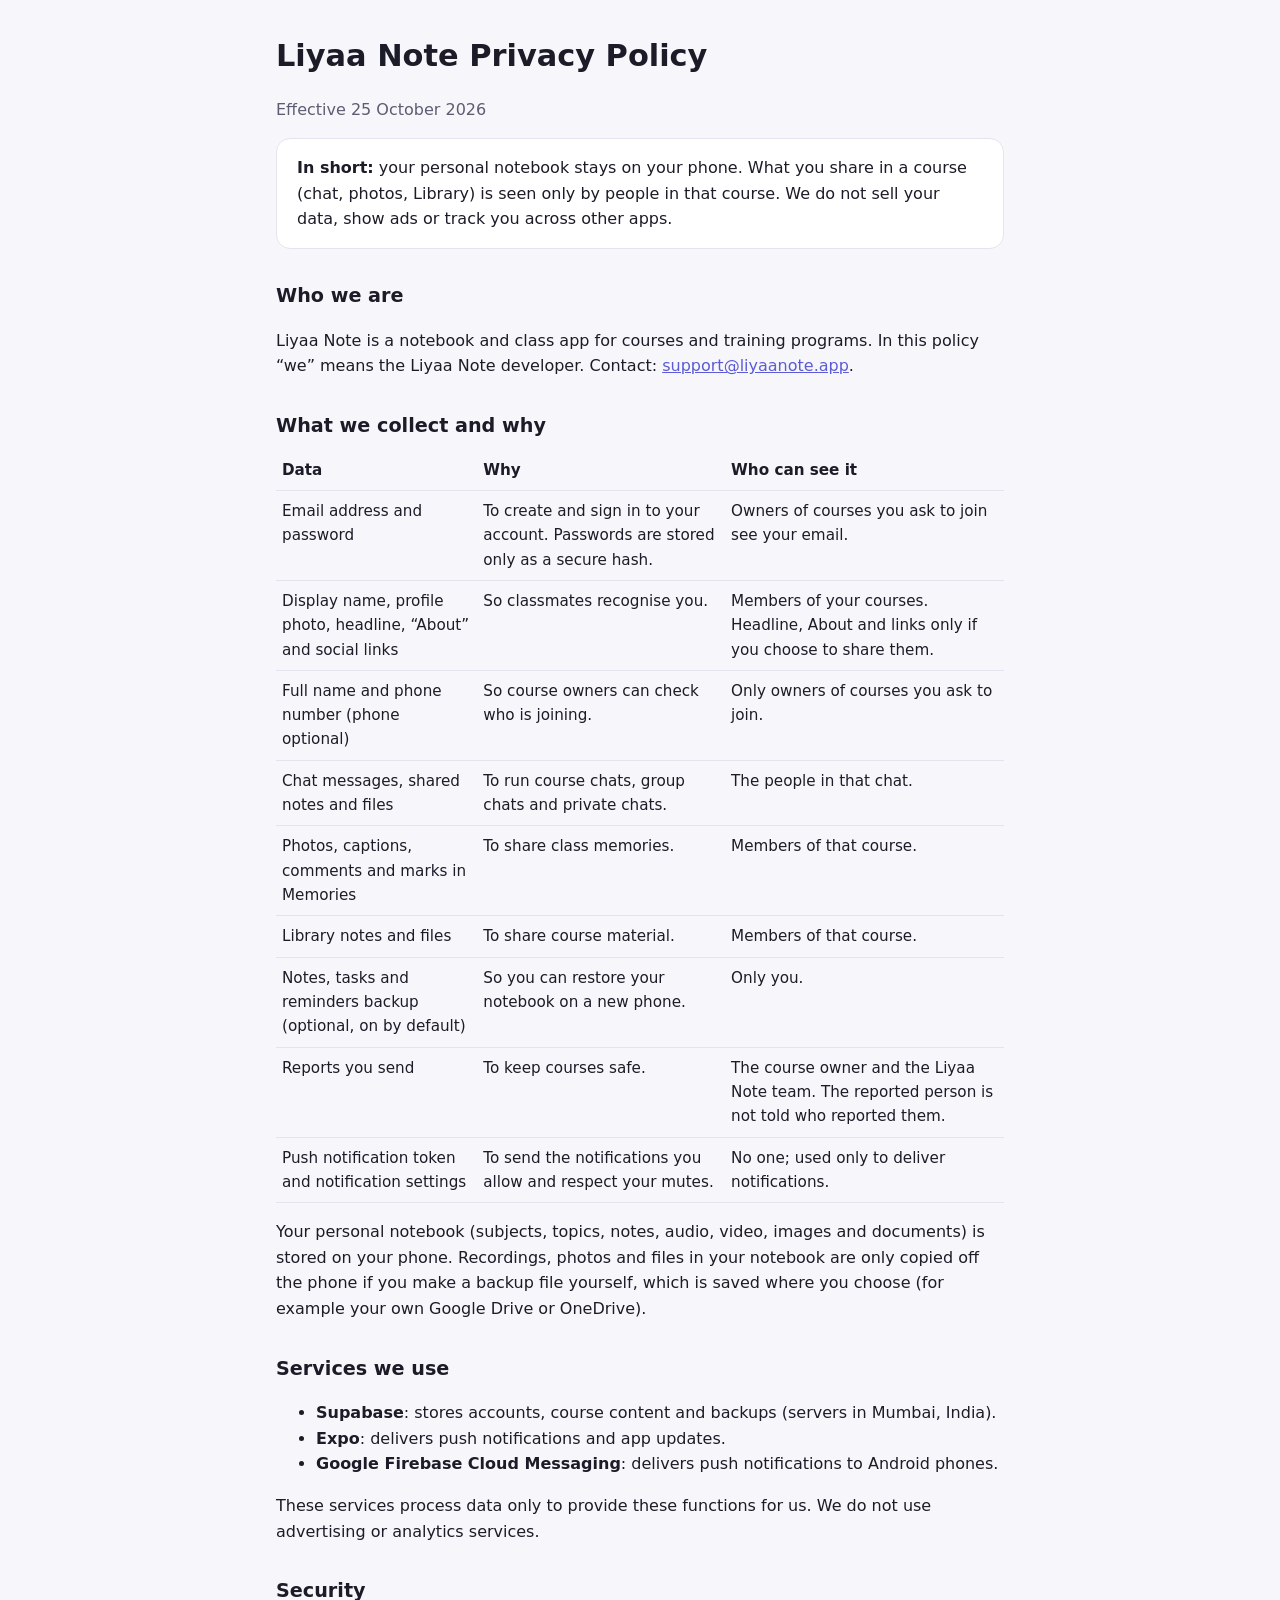
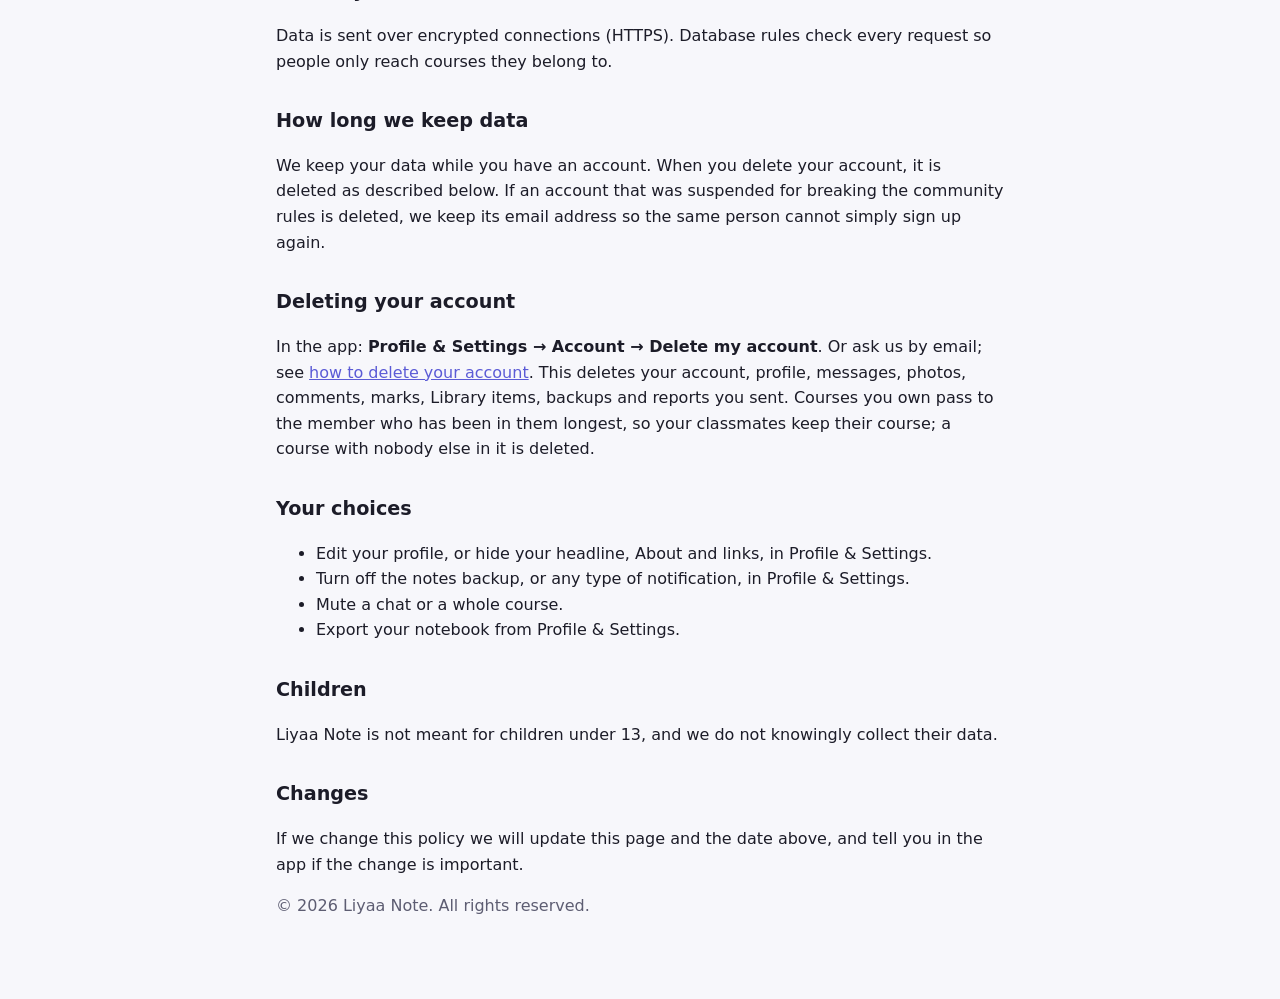
<file: privacy.html>
<!doctype html>
<html lang="en">
<head>
<meta charset="utf-8">
<meta name="viewport" content="width=device-width, initial-scale=1">
<title>Liyaa Note Privacy Policy</title>
<style>
  :root { --bg: #f7f7fb; --card: #ffffff; --text: #1c1c28; --muted: #5d5d72; --accent: #5b5bd6; --line: #e4e4ee; }
  @media (prefers-color-scheme: dark) { :root { --bg: #121218; --card: #1c1c26; --text: #ececf3; --muted: #a3a3b8; --accent: #8f8ff0; --line: #2c2c3a; } }
  * { box-sizing: border-box; }
  body { margin: 0; background: var(--bg); color: var(--text); font: 16px/1.6 system-ui, -apple-system, "Segoe UI", Roboto, sans-serif; }
  main { max-width: 760px; margin: 0 auto; padding: 32px 16px 64px; }
  h1 { font-size: 1.9rem; margin: 0 0 4px; }
  h2 { font-size: 1.2rem; margin: 32px 0 8px; }
  p, li { color: var(--text); }
  .muted { color: var(--muted); }
  .card { background: var(--card); border: 1px solid var(--line); border-radius: 14px; padding: 16px 20px; margin: 16px 0; }
  table { width: 100%; border-collapse: collapse; font-size: .95rem; }
  th, td { text-align: left; vertical-align: top; padding: 8px 6px; border-bottom: 1px solid var(--line); }
  a { color: var(--accent); }
</style>
</head>
<body>
<main>
  <h1>Liyaa Note Privacy Policy</h1>
  <p class="muted">Effective 25 October 2026</p>

  <div class="card">
    <strong>In short:</strong> your personal notebook stays on your phone. What you share in a course (chat, photos, Library)
    is seen only by people in that course. We do not sell your data, show ads or track you across other apps.
  </div>

  <h2>Who we are</h2>
  <p>Liyaa Note is a notebook and class app for courses and training programs. In this policy “we” means the Liyaa Note developer.
  Contact: <a href="mailto:support@liyaanote.app">support@liyaanote.app</a>.</p>

  <h2>What we collect and why</h2>
  <table>
    <tr><th>Data</th><th>Why</th><th>Who can see it</th></tr>
    <tr><td>Email address and password</td><td>To create and sign in to your account. Passwords are stored only as a secure hash.</td><td>Owners of courses you ask to join see your email.</td></tr>
    <tr><td>Display name, profile photo, headline, “About” and social links</td><td>So classmates recognise you.</td><td>Members of your courses. Headline, About and links only if you choose to share them.</td></tr>
    <tr><td>Full name and phone number (phone optional)</td><td>So course owners can check who is joining.</td><td>Only owners of courses you ask to join.</td></tr>
    <tr><td>Chat messages, shared notes and files</td><td>To run course chats, group chats and private chats.</td><td>The people in that chat.</td></tr>
    <tr><td>Photos, captions, comments and marks in Memories</td><td>To share class memories.</td><td>Members of that course.</td></tr>
    <tr><td>Library notes and files</td><td>To share course material.</td><td>Members of that course.</td></tr>
    <tr><td>Notes, tasks and reminders backup (optional, on by default)</td><td>So you can restore your notebook on a new phone.</td><td>Only you.</td></tr>
    <tr><td>Reports you send</td><td>To keep courses safe.</td><td>The course owner and the Liyaa Note team. The reported person is not told who reported them.</td></tr>
    <tr><td>Push notification token and notification settings</td><td>To send the notifications you allow and respect your mutes.</td><td>No one; used only to deliver notifications.</td></tr>
  </table>
  <p>Your personal notebook (subjects, topics, notes, audio, video, images and documents) is stored on your phone.
  Recordings, photos and files in your notebook are only copied off the phone if you make a backup file yourself, which is
  saved where you choose (for example your own Google Drive or OneDrive).</p>

  <h2>Services we use</h2>
  <ul>
    <li><strong>Supabase</strong>: stores accounts, course content and backups (servers in Mumbai, India).</li>
    <li><strong>Expo</strong>: delivers push notifications and app updates.</li>
    <li><strong>Google Firebase Cloud Messaging</strong>: delivers push notifications to Android phones.</li>
  </ul>
  <p>These services process data only to provide these functions for us. We do not use advertising or analytics services.</p>

  <h2>Security</h2>
  <p>Data is sent over encrypted connections (HTTPS). Database rules check every request so people only reach courses they belong to.</p>

  <h2>How long we keep data</h2>
  <p>We keep your data while you have an account. When you delete your account, it is deleted as described below.
  If an account that was suspended for breaking the community rules is deleted, we keep its email address so the same
  person cannot simply sign up again.</p>

  <h2>Deleting your account</h2>
  <p>In the app: <strong>Profile &amp; Settings → Account → Delete my account</strong>. Or ask us by email; see
  <a href="delete-account.html">how to delete your account</a>. This deletes your account, profile, messages, photos, comments,
  marks, Library items, backups and reports you sent. Courses you own pass to the member who has been in them longest, so your
  classmates keep their course; a course with nobody else in it is deleted.</p>

  <h2>Your choices</h2>
  <ul>
    <li>Edit your profile, or hide your headline, About and links, in Profile &amp; Settings.</li>
    <li>Turn off the notes backup, or any type of notification, in Profile &amp; Settings.</li>
    <li>Mute a chat or a whole course.</li>
    <li>Export your notebook from Profile &amp; Settings.</li>
  </ul>

  <h2>Children</h2>
  <p>Liyaa Note is not meant for children under 13, and we do not knowingly collect their data.</p>

  <h2>Changes</h2>
  <p>If we change this policy we will update this page and the date above, and tell you in the app if the change is important.</p>
  <p class="muted">© 2026 Liyaa Note. All rights reserved.</p>
</main>
</body>
</html>
</file>
